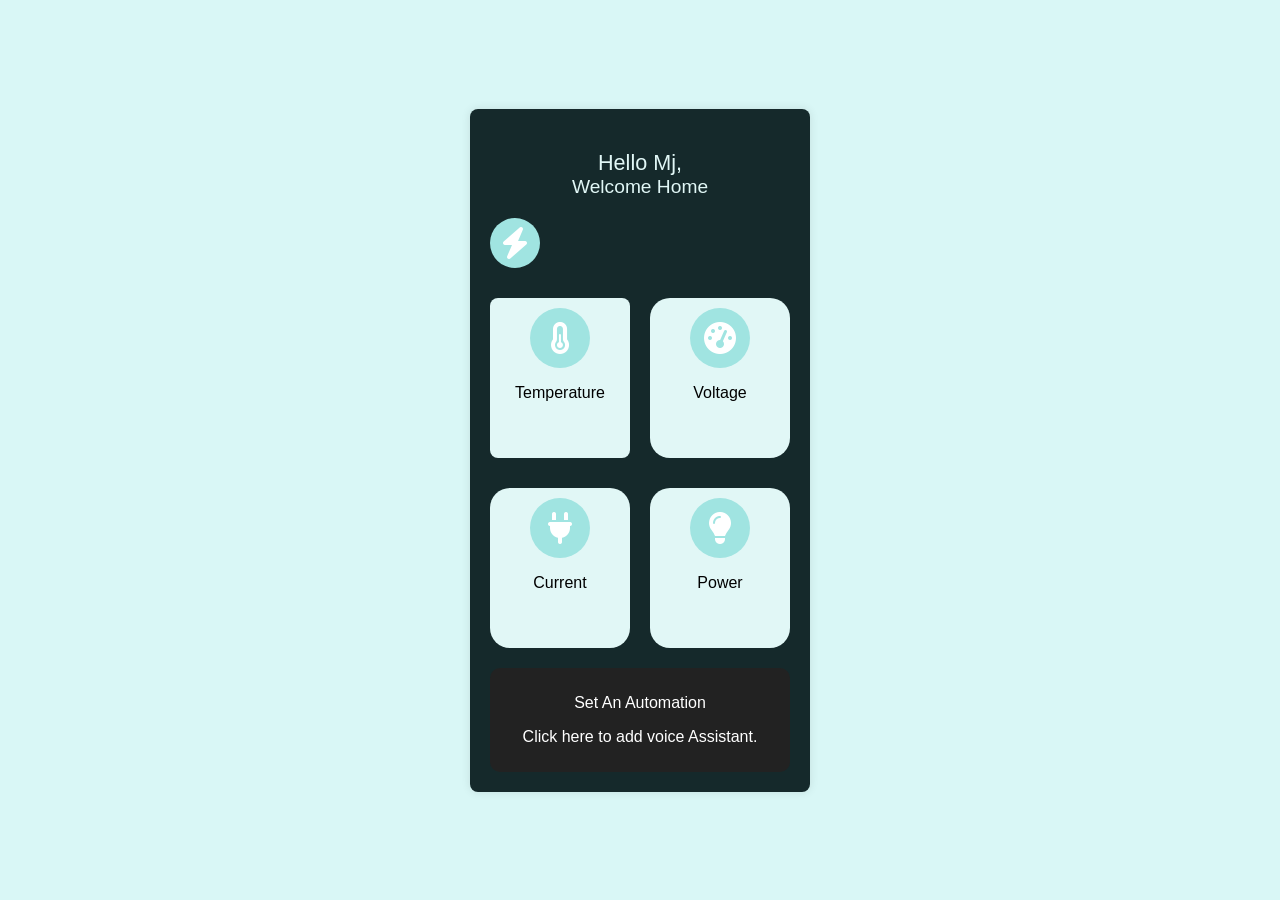
<file: index.html>
<!DOCTYPE html>
<html lang="en">
<head>
    <meta charset="UTF-8">
    <meta name="viewport" content="width=device-width, initial-scale=1.0">
    <title>Smart Home System</title>
    <!-- Add Font Awesome -->
    <link rel="stylesheet" href="https://cdnjs.cloudflare.com/ajax/libs/font-awesome/6.4.0/css/all.min.css">
    <link rel="stylesheet" href="style.css">
    <script>
        async function fetchData() {
            const response = await fetch('https://script.googleusercontent.com/macros/echo?user_content_key=[base64]&lib=MJTSqtoe12MhGuXaI2ikNncu8T5miUBfk');
            const data = await response.text();
            const [status, temperature, humidity, switch1, switch2] = data.split(',');

            document.getElementById('status').innerText = status;
            document.getElementById('temperature').innerText = temperature + '°C';
            document.getElementById('humidity').innerText = humidity + ' V';
            document.getElementById('switch1').innerText = switch1 + ' A';
            document.getElementById('switch2').innerText = switch2 + ' W';

            // Check if the temperature is greater than or equal to 30°C
            const tempBox = document.querySelector('.temperature-box');
            if (parseFloat(temperature) >= 30) {
                tempBox.style.backgroundColor = '#FF5E5E'; // Red color
            } else {
                tempBox.style.backgroundColor = '#E1F7F6'; // Default color
            }

            // Display sun or moon icon based on the time of day
            const timeIcon = document.getElementById('time-icon');
            const currentHour = new Date().getHours();
            const currentTime = new Date().toLocaleTimeString([], { hour: '2-digit', minute: '2-digit' });

            if (currentHour >= 6 && currentHour < 18) {
                timeIcon.className = 'fas fa-sun'; // Daytime: Sun icon
            } else {
                timeIcon.className = 'fas fa-moon'; // Evening/Night: Moon icon
            }

            // Display the current time
            document.getElementById('current-time').innerText = currentTime;
        }

        setInterval(fetchData, 10000);

        window.onload = fetchData;
    </script>
    <style>
        .container {
            position: relative;
            padding: 20px;
            font-family: Arial, sans-serif;
        }
        .screen {
            max-width: 600px;
            margin: 0 auto;
            background: #15292B;
            padding: 20px;
            border-radius: 8px;
            box-shadow: 0 0 10px rgba(0, 0, 0, 0.1);
        }
        .header {
            text-align: center;
            margin-bottom: 20px;
        }
        .header p {
            margin: 0;
            font-size: 1.2em;
            color: #E1F7F6;;
        }
        .power-usage, .rooms, .switches {
            
            align-items: center;
            margin-bottom: 20px;
        }
        .power-icon, .room-icon, .switch-icon {
            font-size: 2em;
            
        }
        .room, .switch {
            text-align: center;
        }
        .temperature-box {
            padding: 10px;
            border-radius: 8px;
            background-color: #E1F7F6;
        }
        .footer {
            text-align: center;
            margin-top: 20px;
        }
        #time-icon {
            font-size: 2.5em;
        }
        #current-time {
            font-size: 1.2em;
            margin-top: 5px;
        }
    </style>
</head>
<body>
    <div class="container">
        <div class="screen">
            <div class="header">
                <div style="color: #E1F7F6; text-align: center;" id="time-icon"> <span style="font-size: 1rem;" id="current-time"></span></div>
              <br>
                <p>Hello Mj,</p>
                <p style="font-size: 1.2rem;">Welcome Home   </p>
            </div>
             <div class="power-usage">
                <div class="power-icon"><i class="fas fa-bolt"></i></div>
                <div class="power-info" style="color: #fff;">
                    <p id="status"></p>
                </div>
            </div>  
            <div class="rooms">
                <div class="room temperature-box">
                    <div class="room-icon"><i class="fas fa-thermometer-half"></i></div>
                    <p>Temperature</p>
                    <p id="temperature"></p>
                </div>
                <div class="room">
                    <div class="room-icon"><i class="fas fa-tachometer-alt"></i></div>
                    <p>Voltage</p>
                    <p id="humidity"></p>
                </div>
            </div>
            <div class="switches">
                <div class="switch">
                    <div class="switch-icon"><i class="fas fa-plug"></i></div>
                    <p>Current</p>
                    <p id="switch1"></p>
                </div>
                <div class="switch">
                    <div class="switch-icon"><i class="fas fa-lightbulb"></i></div>
                    <p>Power</p>
                    <p id="switch2"></p>
                </div>
            </div>
            <div class="footer">
                <p>Set An Automation</p>
                <p>Click here to add voice Assistant.</p>
            </div>
        </div>
    </div>
</body>
</html>
</file>
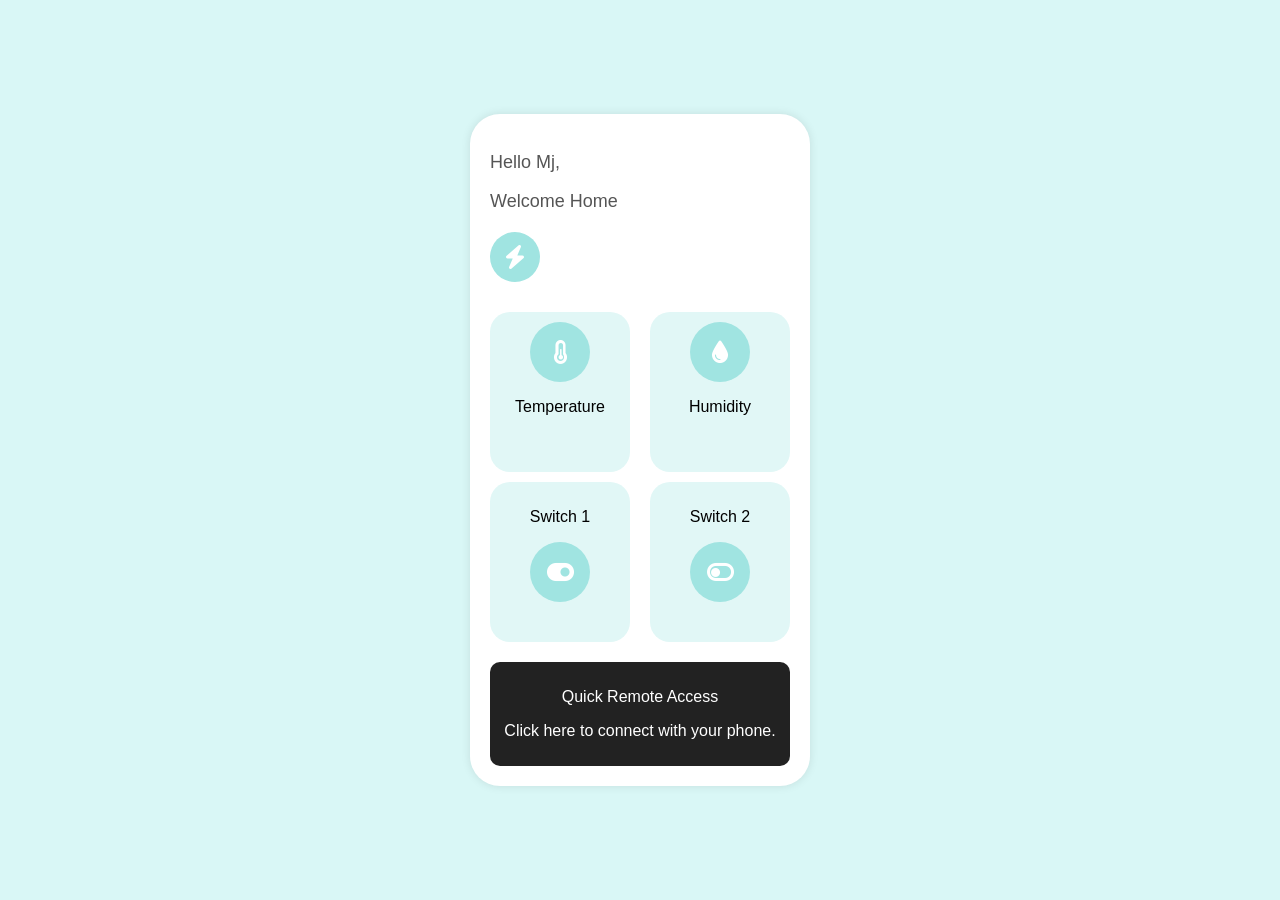
<file: IOT_app.html>
<!DOCTYPE html>
<html lang="en">
<head>
    <meta charset="UTF-8">
    <meta name="viewport" content="width=device-width, initial-scale=1.0">
    <title>Smart Home System</title>
    <!-- Add Font Awesome -->
    <link rel="stylesheet" href="https://cdnjs.cloudflare.com/ajax/libs/font-awesome/6.0.0-beta3/css/all.min.css">
    <link rel="stylesheet" href="style.css">
    <script>
        async function fetchData() {
            const response = await fetch('https://script.googleusercontent.com/macros/echo?user_content_key=[base64]&lib=MJTSqtoe12MhGuXaI2ikNncu8T5miUBfk');
            const data = await response.text();
            const [status, temperature, humidity, switch1, switch2] = data.split(',');

            document.getElementById('status').innerText = status;
            document.getElementById('temperature').innerText = temperature + '°C';
            document.getElementById('humidity').innerText = humidity + '%';
            document.getElementById('switch1').innerText = switch1;
            document.getElementById('switch2').innerText = switch2;
        }

        setInterval(fetchData, 10000);

        window.onload = fetchData;
    </script>
</head>
<body>
    <div class="container">
        <div class="screen">
            <div class="header">
                <p>Hello Mj,</p>
                <p>Welcome Home</p>
            </div>
            <div class="power-usage">
                <div class="power-icon"><i class="fas fa-bolt"></i></div>
                <div class="power-info">
                    <p id="status"></p>
                </div>
            </div>
            <div class="rooms">
                <div class="room">
                    <div class="room-icon"><i class="fas fa-thermometer-half"></i></div>
                    <p>Temperature</p>
                    <p id="temperature"></p>
                </div>
                <div class="room">
                    <div class="room-icon"><i class="fas fa-tint"></i></div>
                    <p>Humidity</p>
                    <p id="humidity"></p>
                </div>
            </div>
            <div class="switches">
                <div class="switch">
                    <p>Switch 1</p>
                    <div class="switch-icon"><i class="fas fa-toggle-on"></i></div>
                    <p id="switch1"></p>
                </div>
                <div class="switch">
                    <p>Switch 2</p>
                    <div class="switch-icon"><i class="fas fa-toggle-off"></i></div>
                    <p id="switch2"></p>
                </div>
            </div>
            <div class="footer">
                <p>Quick Remote Access</p>
                <p>Click here to connect with your phone.</p>
            </div>
        </div>
    </div>
</body>
</html>
</file>
<file: style.css>
body {
    font-family: 'Arial', sans-serif;
    background-color: #D9F7F6;
    display: flex;
    justify-content: center;
    align-items: center;
    height: 100vh;
    margin: 0;
}

.container {
    display: flex;
    gap: 20px;
}

.screen {
    width: 300px;
    background-color: #FFFFFF;
    border-radius: 30px;
    padding: 20px;
    box-shadow: 0 0 10px rgba(0, 0, 0, 0.1);
}

.header {
    text-align: left;
    font-size: 18px;
    color: #555;
    margin-bottom: 20px;
}

.power-usage {
    display: flex;
    align-items: center;
    margin-bottom: 20px;
}

.power-icon, .room-icon, .switch-icon {
    width: 50px;
    height: 50px;
    background-color: #A0E4E1;
    border-radius: 50%;
    display: flex;
    justify-content: center;
    align-items: center;
    font-size: 24px;
    color: white;
    margin-right: 10px;
}

.power-info {
    font-size: 16px;
    color: #555;
}

.rooms, .switches {
    display: flex;
    justify-content: space-between;
}

.room, .switch {
    width: 120px;
    height: 140px;
    background-color: #E1F7F6;
    border-radius: 20px;
    text-align: center;
    padding: 10px;
    margin-top: 10px;
}

.room-icon, .switch-icon {
    width: 60px;
    height: 60px;
    background-color: #A0E4E1;
    border-radius: 50%;
    margin: 0 auto 10px;
    display: flex;
    justify-content: center;
    align-items: center;
    font-size: 24px;
    color: white;
}

.footer {
    text-align: center;
    color: #ffffff;
    background-color: #222;
    padding: 10px;
    border-radius: 10px;
    margin-top: 20px;
}
</file>
